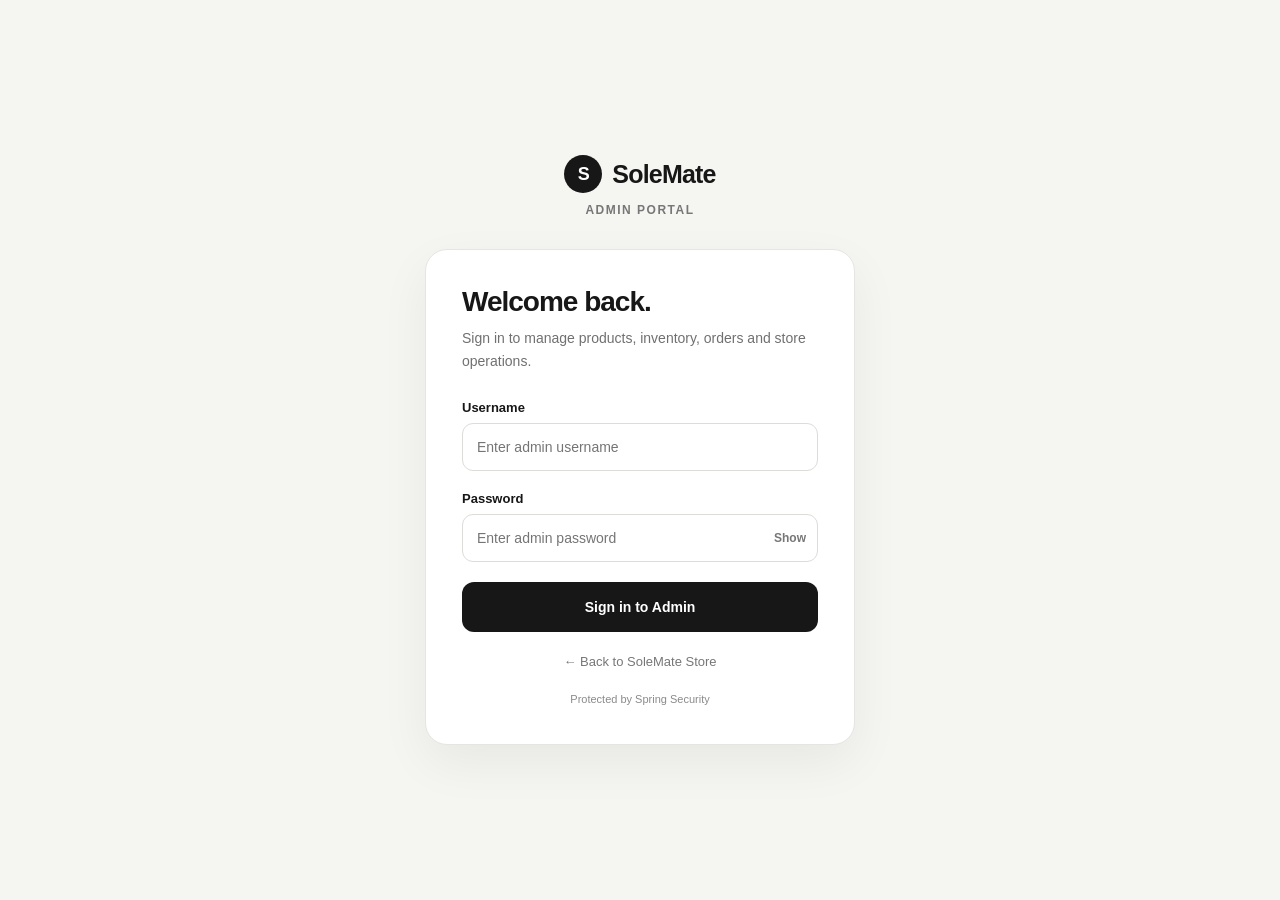
<file: src/main/resources/static/admin-login.html>
<!DOCTYPE html>
<html lang="en">
<head>
    <meta charset="UTF-8">

    <meta
        name="viewport"
        content="width=device-width, initial-scale=1.0"
    >

    <title>Admin Login | SoleMate</title>
    <link rel="icon" type="image/svg+xml" href="/favicon.svg">

    <style>
        * {
            box-sizing: border-box;
            margin: 0;
            padding: 0;
        }

        body {
            min-height: 100vh;
            font-family:
                -apple-system,
                BlinkMacSystemFont,
                "Segoe UI",
                sans-serif;

            background: #f5f5f2;
            color: #171717;

            display: flex;
            align-items: center;
            justify-content: center;

            padding: 24px;
        }

        .login-wrapper {
            width: 100%;
            max-width: 430px;
        }

        .brand {
            text-align: center;
            margin-bottom: 32px;
        }

        .logo {
            display: inline-flex;
            align-items: center;
            gap: 10px;

            text-decoration: none;
            color: #171717;

            font-size: 25px;
            font-weight: 700;
            letter-spacing: -0.8px;
        }

        .logo-mark {
            width: 38px;
            height: 38px;

            display: flex;
            align-items: center;
            justify-content: center;

            border-radius: 50%;

            background: #171717;
            color: #ffffff;

            font-size: 18px;
            font-weight: 700;
        }

        .brand-label {
            margin-top: 10px;

            font-size: 12px;
            font-weight: 600;

            letter-spacing: 1.5px;
            text-transform: uppercase;

            color: #777;
        }

        .login-card {
            background: #ffffff;

            border: 1px solid #e5e5e2;
            border-radius: 22px;

            padding: 36px;

            box-shadow:
                0 18px 50px rgba(0, 0, 0, 0.06);
        }

        .login-card h1 {
            font-size: 28px;
            line-height: 1.15;

            letter-spacing: -1px;

            margin-bottom: 9px;
        }

        .login-card > p {
            color: #707070;
            font-size: 14px;
            line-height: 1.6;

            margin-bottom: 28px;
        }

        .form-group {
            margin-bottom: 20px;
        }

        .form-group label {
            display: block;

            margin-bottom: 8px;

            font-size: 13px;
            font-weight: 600;
        }

        .input-wrapper {
            position: relative;
        }

        .input-wrapper input {
            width: 100%;

            height: 48px;

            padding: 0 48px 0 14px;

            border: 1px solid #dcdcd8;
            border-radius: 11px;

            background: #ffffff;

            font-size: 14px;
            color: #171717;

            outline: none;

            transition:
                border-color 0.2s ease,
                box-shadow 0.2s ease;
        }

        .input-wrapper input:focus {
            border-color: #171717;

            box-shadow:
                0 0 0 3px rgba(23, 23, 23, 0.07);
        }

        .password-toggle {
            position: absolute;

            right: 12px;
            top: 50%;

            transform: translateY(-50%);

            border: none;
            background: transparent;

            color: #777;

            cursor: pointer;

            font-size: 12px;
            font-weight: 600;
        }

        .password-toggle:hover {
            color: #171717;
        }

        .error-message {
            display: none;

            margin-bottom: 18px;
            padding: 12px 14px;

            border-radius: 10px;

            background: #fff1f1;
            border: 1px solid #f0cccc;

            color: #b42318;

            font-size: 13px;
            line-height: 1.4;
        }

        .login-button {
            width: 100%;
            height: 50px;

            border: none;
            border-radius: 12px;

            background: #171717;
            color: #ffffff;

            font-size: 14px;
            font-weight: 600;

            cursor: pointer;

            transition:
                transform 0.2s ease,
                background 0.2s ease;
        }

        .login-button:hover {
            background: #2b2b2b;
            transform: translateY(-1px);
        }

        .login-button:active {
            transform: translateY(0);
        }

        .back-link {
            display: block;

            margin-top: 22px;

            text-align: center;

            color: #777;
            text-decoration: none;

            font-size: 13px;
        }

        .back-link:hover {
            color: #171717;
        }

        .security-note {
            margin-top: 22px;

            text-align: center;

            color: #8a8a8a;

            font-size: 11px;
            line-height: 1.5;
        }

        @media (max-width: 480px) {
            body {
                padding: 16px;
            }

            .login-card {
                padding: 28px 22px;
                border-radius: 18px;
            }

            .login-card h1 {
                font-size: 25px;
            }
        }
    </style>
</head>

<body>

    <main class="login-wrapper">

        <div class="brand">

            <a href="/" class="logo">
                <span class="logo-mark">S</span>
                <span>SoleMate</span>
            </a>

            <div class="brand-label">
                Admin Portal
            </div>

        </div>

        <section class="login-card">

            <h1>Welcome back.</h1>

            <p>
                Sign in to manage products, inventory,
                orders and store operations.
            </p>

            <div
                id="loginError"
                class="error-message"
            >
                Invalid username or password.
                Please try again.
            </div>

            <form action="/login" method="post">

                <div class="form-group">

                    <label for="username">
                        Username
                    </label>

                    <div class="input-wrapper">

                        <input
                            type="text"
                            id="username"
                            name="username"
                            placeholder="Enter admin username"
                            autocomplete="username"
                            required
                        >

                    </div>

                </div>

                <div class="form-group">

                    <label for="password">
                        Password
                    </label>

                    <div class="input-wrapper">

                        <input
                            type="password"
                            id="password"
                            name="password"
                            placeholder="Enter admin password"
                            autocomplete="current-password"
                            required
                        >

                        <button
                            type="button"
                            class="password-toggle"
                            id="passwordToggle"
                        >
                            Show
                        </button>

                    </div>

                </div>

                <button
                    type="submit"
                    class="login-button"
                >
                    Sign in to Admin
                </button>

            </form>

            <a
                href="/"
                class="back-link"
            >
                ← Back to SoleMate Store
            </a>

            <div class="security-note">
                Protected by Spring Security
            </div>

        </section>

    </main>

    <script>
        const passwordInput =
            document.getElementById("password");

        const passwordToggle =
            document.getElementById("passwordToggle");

        passwordToggle.addEventListener(
            "click",
            () => {

                const isPassword =
                    passwordInput.type === "password";

                passwordInput.type =
                    isPassword
                        ? "text"
                        : "password";

                passwordToggle.textContent =
                    isPassword
                        ? "Hide"
                        : "Show";
            }
        );

        const params =
            new URLSearchParams(window.location.search);

        if (params.has("error")) {
            document.getElementById("loginError")
                .style.display = "block";
        }
    </script>

</body>
</html>
</file>
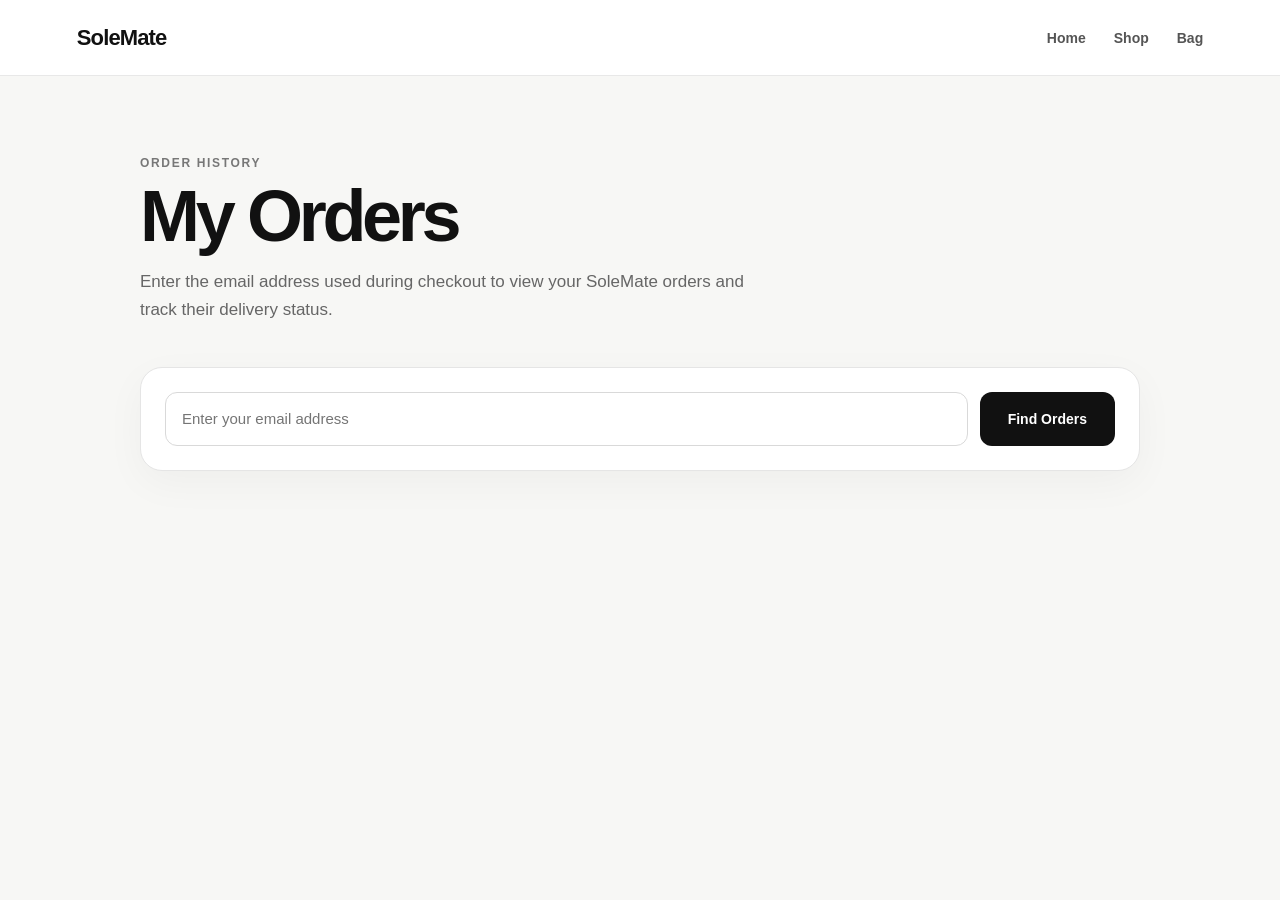
<file: src/main/resources/static/my-orders.html>
<!DOCTYPE html>
<html lang="en">

<head>

    <meta charset="UTF-8">

    <meta
        name="viewport"
        content="width=device-width, initial-scale=1.0"
    >

    <title>My Orders — SoleMate</title>
    <link rel="icon" type="image/svg+xml" href="/favicon.svg">

    <style>

        * {
            box-sizing: border-box;
            margin: 0;
            padding: 0;
        }


        body {
            font-family:
                Arial,
                Helvetica,
                sans-serif;

            background: #f7f7f5;

            color: #111;

            min-height: 100vh;
        }


        /* =================================================
           NAVBAR
           ================================================= */

        .navbar {
            height: 76px;

            display: flex;

            align-items: center;

            justify-content: space-between;

            padding: 0 6%;

            background: rgba(255, 255, 255, 0.92);

            border-bottom:
                1px solid #e8e8e8;

            position: sticky;

            top: 0;

            z-index: 20;

            backdrop-filter: blur(12px);
        }


        .brand {
            font-size: 22px;

            font-weight: 800;

            letter-spacing: -0.04em;

            text-decoration: none;

            color: #111;
        }


        .nav-links {
            display: flex;

            align-items: center;

            gap: 28px;
        }


        .nav-links a {
            text-decoration: none;

            color: #555;

            font-size: 14px;

            font-weight: 600;
        }


        .nav-links a:hover {
            color: #111;
        }


        /* =================================================
           PAGE
           ================================================= */

        .orders-page {
            width: min(1000px, 90%);

            margin: 80px auto;
        }


        .eyebrow {
            display: block;

            font-size: 12px;

            font-weight: 700;

            letter-spacing: 0.14em;

            color: #777;

            margin-bottom: 12px;
        }


        .page-title {
            font-size: clamp(42px, 7vw, 72px);

            line-height: 0.95;

            letter-spacing: -0.06em;

            margin-bottom: 18px;
        }


        .page-subtitle {
            color: #666;

            font-size: 17px;

            line-height: 1.6;

            max-width: 620px;

            margin-bottom: 44px;
        }


        /* =================================================
           SEARCH
           ================================================= */

        .search-card {
            background: #fff;

            border:
                1px solid #e5e5e5;

            border-radius: 22px;

            padding: 24px;

            margin-bottom: 34px;

            box-shadow:
                0 12px 40px rgba(0, 0, 0, 0.04);
        }


        .search-row {
            display: flex;

            gap: 12px;
        }


        .email-input {
            flex: 1;

            height: 54px;

            border:
                1px solid #d9d9d9;

            border-radius: 12px;

            padding: 0 16px;

            font-size: 15px;

            outline: none;
        }


        .email-input:focus {
            border-color: #111;

            box-shadow:
                0 0 0 3px
                rgba(0, 0, 0, 0.06);
        }


        .find-button {
            height: 54px;

            padding: 0 28px;

            border: none;

            border-radius: 12px;

            background: #111;

            color: #fff;

            font-size: 14px;

            font-weight: 700;

            cursor: pointer;
        }


        .find-button:hover {
            background: #2a2a2a;
        }


        /* =================================================
           STATUS MESSAGE
           ================================================= */

        .message {
            display: none;

            padding: 18px;

            border-radius: 14px;

            background: #fff;

            border:
                1px solid #e5e5e5;

            color: #666;

            margin-bottom: 24px;
        }


        .message.visible {
            display: block;
        }


        /* =================================================
           ORDER CARD
           ================================================= */

        .orders-list {
            display: flex;

            flex-direction: column;

            gap: 18px;
        }


        .order-card {
            background: #fff;

            border:
                1px solid #e5e5e5;

            border-radius: 22px;

            padding: 26px;

            transition:
                transform 0.2s ease,
                box-shadow 0.2s ease;
        }


        .order-card:hover {
            transform: translateY(-2px);

            box-shadow:
                0 16px 40px
                rgba(0, 0, 0, 0.06);
        }


        .order-card-top {
            display: flex;

            align-items: flex-start;

            justify-content: space-between;

            gap: 20px;

            padding-bottom: 22px;

            border-bottom:
                1px solid #eeeeee;
        }


        .order-number {
            font-size: 18px;

            font-weight: 800;

            margin-bottom: 7px;
        }


        .order-date {
            color: #777;

            font-size: 13px;
        }


        .status-badge {
            display: inline-flex;

            align-items: center;

            padding: 7px 12px;

            border-radius: 999px;

            background: #f1f1f1;

            font-size: 12px;

            font-weight: 700;
        }


        .order-card-middle {
            display: flex;

            align-items: center;

            justify-content: space-between;

            gap: 20px;

            padding: 22px 0;
        }


        .items-preview {
            color: #555;

            font-size: 14px;

            line-height: 1.6;
        }


        .order-total {
            font-size: 22px;

            font-weight: 800;

            white-space: nowrap;
        }


        .order-card-bottom {
            display: flex;

            justify-content: flex-end;

            padding-top: 18px;

            border-top:
                1px solid #eeeeee;
        }


        .track-button {
            display: inline-flex;

            align-items: center;

            justify-content: center;

            padding: 11px 18px;

            border-radius: 10px;

            background: #111;

            color: #fff;

            text-decoration: none;

            font-size: 13px;

            font-weight: 700;
        }


        .track-button:hover {
            background: #292929;
        }


        /* =================================================
           EMPTY STATE
           ================================================= */

        .empty-state {
            background: #fff;

            border:
                1px solid #e5e5e5;

            border-radius: 22px;

            padding: 60px 30px;

            text-align: center;
        }


        .empty-state h2 {
            font-size: 28px;

            margin-bottom: 10px;
        }


        .empty-state p {
            color: #777;

            margin-bottom: 24px;
        }


        .shop-button {
            display: inline-block;

            padding: 12px 20px;

            border-radius: 10px;

            background: #111;

            color: #fff;

            text-decoration: none;

            font-size: 13px;

            font-weight: 700;
        }


        /* =================================================
           RESPONSIVE
           ================================================= */

        @media (max-width: 650px) {

            .navbar {
                padding: 0 5%;
            }


            .nav-links {
                gap: 14px;
            }


            .orders-page {
                margin: 50px auto;
            }


            .search-row {
                flex-direction: column;
            }


            .find-button {
                width: 100%;
            }


            .order-card-middle {
                flex-direction: column;

                align-items: flex-start;
            }


            .order-card-bottom {
                justify-content: stretch;
            }


            .track-button {
                width: 100%;
            }

        }

    </style>

</head>


<body>


    <!-- =================================================
         NAVIGATION
         ================================================= -->

    <nav class="navbar">

        <a
            href="/"
            class="brand"
        >
            SoleMate
        </a>


        <div class="nav-links">

            <a href="/">
                Home
            </a>

            <a href="/shop.html">
                Shop
            </a>

            <a href="/cart.html">
                Bag
            </a>

        </div>

    </nav>



    <!-- =================================================
         MAIN CONTENT
         ================================================= -->

    <main class="orders-page">

        <span class="eyebrow">
            ORDER HISTORY
        </span>


        <h1 class="page-title">
            My Orders
        </h1>


        <p class="page-subtitle">
            Enter the email address used during checkout
            to view your SoleMate orders and track their
            delivery status.
        </p>



        <!-- =================================================
             SEARCH CARD
             ================================================= -->

        <section class="search-card">

            <div class="search-row">

                <input
                    type="email"
                    id="emailInput"
                    class="email-input"
                    placeholder="Enter your email address"
                    autocomplete="email"
                >


                <button
                    class="find-button"
                    id="findOrdersButton"
                >
                    Find Orders
                </button>

            </div>

        </section>



        <!-- =================================================
             MESSAGE
             ================================================= -->

        <div
            class="message"
            id="message"
        ></div>



        <!-- =================================================
             ORDERS
             ================================================= -->

        <section
            class="orders-list"
            id="ordersList"
        >

        </section>

    </main>



    <script>

        /* =================================================
           ELEMENTS
           ================================================= */

        const emailInput =
            document.getElementById(
                "emailInput"
            );


        const findOrdersButton =
            document.getElementById(
                "findOrdersButton"
            );


        const ordersList =
            document.getElementById(
                "ordersList"
            );


        const message =
            document.getElementById(
                "message"
            );



        /* =================================================
           FORMAT MONEY
           ================================================= */

        function formatAmount(amount) {

            return Number(amount || 0)
                .toLocaleString(
                    "en-IN",
                    {
                        minimumFractionDigits: 2,
                        maximumFractionDigits: 2
                    }
                );

        }



        /* =================================================
           FORMAT STATUS
           ================================================= */

        function formatStatus(status) {

            if (!status) {
                return "Unknown";
            }


            return status
                .toLowerCase()
                .split("_")
                .map(word =>
                    word.charAt(0).toUpperCase()
                    + word.slice(1)
                )
                .join(" ");

        }



        /* =================================================
           FORMAT DATE
           ================================================= */

        function formatDate(dateString) {

            if (!dateString) {
                return "Date unavailable";
            }


            const date =
                new Date(dateString);


            return date.toLocaleDateString(
                "en-IN",
                {
                    day: "numeric",
                    month: "short",
                    year: "numeric"
                }
            );

        }



        /* =================================================
           SHOW MESSAGE
           ================================================= */

        function showMessage(text) {

            message.textContent = text;

            message.classList.add(
                "visible"
            );

        }


        function hideMessage() {

            message.textContent = "";

            message.classList.remove(
                "visible"
            );

        }



        /* =================================================
           LOAD ORDERS
           ================================================= */

        async function loadOrders() {

            const email =
                emailInput.value.trim();


            if (!email) {

                showMessage(
                    "Please enter your email address."
                );

                return;
            }


            hideMessage();


            ordersList.innerHTML = "";


            findOrdersButton.disabled = true;

            findOrdersButton.textContent =
                "Finding...";


            try {

                const response =
                    await fetch(
                        `/api/orders/customer?email=${encodeURIComponent(email)}`
                    );


                if (!response.ok) {

                    throw new Error(
                        "Unable to load orders"
                    );

                }


                const orders =
                    await response.json();


                if (
                    !orders ||
                    orders.length === 0
                ) {

                    ordersList.innerHTML = `

                        <div class="empty-state">

                            <h2>
                                No orders found
                            </h2>

                            <p>
                                We couldn't find any
                                orders for this email
                                address.
                            </p>

                            <a
                                href="/shop.html"
                                class="shop-button"
                            >
                                Continue Shopping
                            </a>

                        </div>

                    `;

                    return;
                }


                renderOrders(orders);


            } catch (error) {

                console.error(
                    "Error loading orders:",
                    error
                );


                showMessage(
                    "Something went wrong while loading your orders."
                );


            } finally {

                findOrdersButton.disabled = false;

                findOrdersButton.textContent =
                    "Find Orders";

            }

        }



        /* =================================================
           RENDER ORDERS
           ================================================= */

        function renderOrders(orders) {

            ordersList.innerHTML =
                orders
                    .map(order => {

                        const items =
                            order.items || [];


                        let itemsText =
                            "No items listed";


                        if (items.length > 0) {

                            const names =
                                items.map(item =>
                                    item.product?.name ||
                                    "Product"
                                );


                            itemsText =
                                names.join(" · ");

                        }


                        if (items.length > 1) {

                            itemsText +=
                                ` · ${items.length} items`;

                        }


                        return `

                            <article
                                class="order-card"
                            >

                                <div
                                    class="order-card-top"
                                >

                                    <div>

                                        <div
                                            class="order-number"
                                        >
                                            Order #${order.id}
                                        </div>


                                        <div
                                            class="order-date"
                                        >
                                            ${formatDate(order.createdAt)}
                                        </div>

                                    </div>


                                    <span
                                        class="status-badge"
                                    >
                                        ${formatStatus(order.status)}
                                    </span>

                                </div>


                                <div
                                    class="order-card-middle"
                                >

                                    <div
                                        class="items-preview"
                                    >
                                        ${itemsText}
                                    </div>


                                    <div
                                        class="order-total"
                                    >
                                        ₹${formatAmount(order.totalAmount)}
                                    </div>

                                </div>


                                <div
                                    class="order-card-bottom"
                                >

                                    <a
                                        href="/track-order.html?orderId=${order.id}"
                                        class="track-button"
                                    >
                                        Track Order
                                    </a>

                                </div>

                            </article>

                        `;

                    })
                    .join("");

        }



        /* =================================================
           EVENTS
           ================================================= */

        findOrdersButton.addEventListener(
            "click",
            loadOrders
        );


        emailInput.addEventListener(
            "keydown",
            event => {

                if (event.key === "Enter") {

                    loadOrders();

                }

            }
        );

    </script>

</body>

</html>
</file>
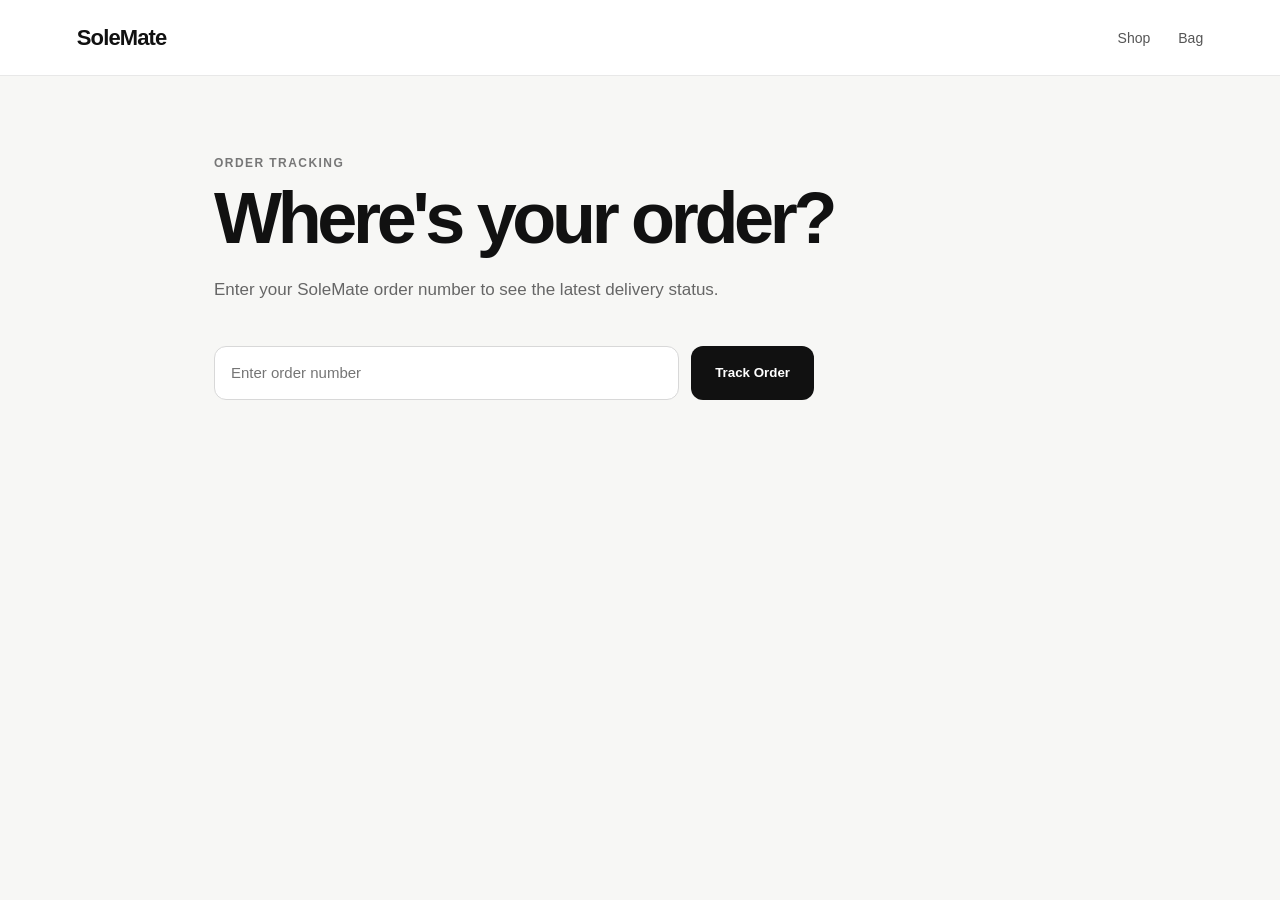
<file: src/main/resources/static/track-order.html>
<!DOCTYPE html>
<html lang="en">

<head>

    <meta charset="UTF-8">

    <meta
        name="viewport"
        content="width=device-width, initial-scale=1.0"
    >

    <title>Track Order — SoleMate</title>
    <link rel="icon" type="image/svg+xml" href="/favicon.svg">


    <style>

        * {
            box-sizing: border-box;
            margin: 0;
            padding: 0;
        }


        body {
            font-family:
                -apple-system,
                BlinkMacSystemFont,
                "Segoe UI",
                sans-serif;

            background: #f7f7f5;
            color: #111111;
        }


        /* =================================================
           NAVIGATION
           ================================================= */

        .navbar {

            height: 76px;

            display: flex;
            align-items: center;
            justify-content: space-between;

            padding: 0 6%;

            background: #ffffff;

            border-bottom:
                1px solid #e8e8e8;
        }


        .logo {

            font-size: 22px;
            font-weight: 800;

            letter-spacing: -0.04em;

            text-decoration: none;

            color: #111111;
        }


        .nav-links {

            display: flex;
            gap: 28px;
        }


        .nav-links a {

            text-decoration: none;

            color: #555555;

            font-size: 14px;
        }


        .nav-links a:hover {

            color: #111111;
        }


        /* =================================================
           MAIN
           ================================================= */

        .tracking-page {

            max-width: 900px;

            margin: 0 auto;

            padding: 80px 24px;
        }


        .eyebrow {

            font-size: 12px;

            font-weight: 700;

            letter-spacing: 0.12em;

            color: #777777;

            margin-bottom: 14px;
        }


        h1 {

            font-size: clamp(
                42px,
                7vw,
                72px
            );

            line-height: 0.95;

            letter-spacing: -0.06em;

            margin-bottom: 24px;
        }


        .intro {

            color: #666666;

            font-size: 17px;

            max-width: 560px;

            line-height: 1.6;

            margin-bottom: 42px;
        }


        /* =================================================
           SEARCH
           ================================================= */

        .tracking-search {

            display: flex;

            gap: 12px;

            max-width: 600px;
        }


        .tracking-search input {

            flex: 1;

            height: 54px;

            border:
                1px solid #d8d8d8;

            border-radius: 12px;

            padding: 0 16px;

            font-size: 15px;

            background: #ffffff;
        }


        .tracking-search input:focus {

            outline: none;

            border-color: #111111;
        }


        .track-button {

            height: 54px;

            padding: 0 24px;

            border: none;

            border-radius: 12px;

            background: #111111;

            color: #ffffff;

            font-weight: 700;

            cursor: pointer;
        }


        .track-button:hover {

            opacity: 0.88;
        }


        /* =================================================
           ERROR
           ================================================= */

        .error-message {

            margin-top: 18px;

            color: #b42318;

            font-size: 14px;

            display: none;
        }


        /* =================================================
           ORDER CARD
           ================================================= */

        .order-card {

            margin-top: 56px;

            background: #ffffff;

            border:
                1px solid #e7e7e7;

            border-radius: 24px;

            padding: 36px;

            display: none;
        }


        .order-header {

            display: flex;

            justify-content: space-between;

            align-items: flex-start;

            gap: 20px;

            padding-bottom: 28px;

            border-bottom:
                1px solid #eeeeee;
        }


        .order-number {

            font-size: 14px;

            color: #777777;

            margin-bottom: 8px;
        }


        .order-total {

            font-size: 28px;

            font-weight: 800;

            letter-spacing: -0.04em;
        }


        .order-status {

            padding: 8px 12px;

            border-radius: 999px;

            background: #f1f1f1;

            font-size: 12px;

            font-weight: 700;
        }


        /* =================================================
           TIMELINE
           ================================================= */

        .timeline {

            margin-top: 40px;
        }


        .timeline-step {

            display: flex;

            gap: 18px;

            position: relative;

            min-height: 72px;
        }


        .timeline-indicator {

            width: 30px;

            height: 30px;

            border-radius: 50%;

            border:
                2px solid #d8d8d8;

            background: #ffffff;

            flex-shrink: 0;

            display: flex;

            align-items: center;

            justify-content: center;

            font-size: 13px;

            font-weight: 700;
        }


        .timeline-step.completed
        .timeline-indicator {

            background: #111111;

            border-color: #111111;

            color: #ffffff;
        }


        .timeline-line {

            position: absolute;

            left: 14px;

            top: 30px;

            width: 2px;

            height: 42px;

            background: #dedede;
        }


        .timeline-step.completed
        .timeline-line {

            background: #111111;
        }


        .timeline-content {

            padding-top: 3px;
        }


        .timeline-title {

            font-size: 15px;

            font-weight: 700;

            margin-bottom: 5px;
        }


        .timeline-description {

            font-size: 13px;

            color: #777777;
        }


        /* =================================================
           RESPONSIVE
           ================================================= */

        @media (max-width: 600px) {

            .navbar {

                padding: 0 20px;
            }


            .nav-links {

                gap: 14px;
            }


            .tracking-page {

                padding:
                    55px 18px;
            }


            .tracking-search {

                flex-direction: column;
            }


            .track-button {

                width: 100%;
            }


            .order-card {

                padding: 24px;
            }


            .order-header {

                flex-direction: column;
            }

        }

    </style>

</head>


<body>


    <!-- =================================================
         NAVIGATION
         ================================================= -->

    <nav class="navbar">

        <a
            href="/"
            class="logo"
        >
            SoleMate
        </a>


        <div class="nav-links">

            <a href="/shop.html">
                Shop
            </a>

            <a href="/cart.html">
                Bag
            </a>

        </div>

    </nav>


    <!-- =================================================
         MAIN TRACKING PAGE
         ================================================= -->

    <main class="tracking-page">

        <div class="eyebrow">
            ORDER TRACKING
        </div>


        <h1>
            Where's your order?
        </h1>


        <p class="intro">
            Enter your SoleMate order number to see
            the latest delivery status.
        </p>


        <!-- SEARCH -->

        <div class="tracking-search">

            <input
                type="number"
                id="orderIdInput"
                placeholder="Enter order number"
                min="1"
            >


            <button
                class="track-button"
                onclick="trackOrder()"
            >
                Track Order
            </button>

        </div>


        <div
            class="error-message"
            id="errorMessage"
        >
            We couldn't find that order.
        </div>


        <!-- =================================================
             ORDER RESULT
             ================================================= -->

        <section
            class="order-card"
            id="orderCard"
        >

            <div class="order-header">

                <div>

                    <div
                        class="order-number"
                        id="orderNumber"
                    >
                    </div>

                    <div
                        class="order-total"
                        id="orderTotal"
                    >
                    </div>

                </div>


                <div
                    class="order-status"
                    id="orderStatus"
                >
                </div>

            </div>


            <!-- TIMELINE -->

            <div
                class="timeline"
                id="timeline"
            >
            </div>

        </section>

    </main>


    <script>

        /* =================================================
           ORDER STATUS FLOW
           ================================================= */

        const statuses = [

            {
                key: "PLACED",
                title: "Order Placed",
                description:
                    "Your order has been received."
            },

            {
                key: "CONFIRMED",
                title: "Order Confirmed",
                description:
                    "Your order has been confirmed."
            },

            {
                key: "PACKED",
                title: "Packed",
                description:
                    "Your shoes have been packed."
            },

            {
                key: "OUT_FOR_DELIVERY",
                title: "Out for Delivery",
                description:
                    "Your order is on its way."
            },

            {
                key: "DELIVERED",
                title: "Delivered",
                description:
                    "Your order has been delivered."
            }

        ];


        /* =================================================
           TRACK ORDER
           ================================================= */

        async function trackOrder() {

            const input =
                document.getElementById(
                    "orderIdInput"
                );

            const orderCard =
                document.getElementById(
                    "orderCard"
                );

            const errorMessage =
                document.getElementById(
                    "errorMessage"
                );


            const orderId =
                input.value.trim();


            if (!orderId) {

                errorMessage.textContent =
                    "Please enter an order number.";

                errorMessage.style.display =
                    "block";

                orderCard.style.display =
                    "none";

                return;
            }


            try {

                errorMessage.style.display =
                    "none";


                const response =
                    await fetch(
                        `/api/orders/${orderId}`
                    );


                if (!response.ok) {

                    throw new Error(
                        "Order not found"
                    );
                }


                const order =
                    await response.json();


                displayOrder(order);


            } catch (error) {

                console.error(
                    "Tracking error:",
                    error
                );


                errorMessage.textContent =
                    "We couldn't find that order.";

                errorMessage.style.display =
                    "block";

                orderCard.style.display =
                    "none";
            }

        }


        /* =================================================
           DISPLAY ORDER
           ================================================= */

        function displayOrder(order) {

            const orderCard =
                document.getElementById(
                    "orderCard"
                );


            document.getElementById(
                "orderNumber"
            ).textContent =
                `Order #${order.id}`;


            document.getElementById(
                "orderTotal"
            ).textContent =
                `₹${formatAmount(order.totalAmount)}`;


            document.getElementById(
                "orderStatus"
            ).textContent =
                formatStatus(order.status);


            renderTimeline(
                order.status
            );


            orderCard.style.display =
                "block";
        }


        /* =================================================
           TIMELINE
           ================================================= */

        function renderTimeline(currentStatus) {

            const timeline =
                document.getElementById(
                    "timeline"
                );


            const currentIndex =
                statuses.findIndex(
                    status =>
                        status.key === currentStatus
                );


            timeline.innerHTML =
                statuses.map(
                    (status, index) => {

                        const completed =
                            index <= currentIndex;


                        return `
                            <div
                                class="timeline-step ${
                                    completed
                                        ? "completed"
                                        : ""
                                }"
                            >

                                <div
                                    class="timeline-indicator"
                                >
                                    ${
                                        completed
                                            ? "✓"
                                            : ""
                                    }
                                </div>


                                ${
                                    index <
                                    statuses.length - 1
                                        ? `
                                            <div
                                                class="timeline-line"
                                            ></div>
                                        `
                                        : ""
                                }


                                <div
                                    class="timeline-content"
                                >

                                    <div
                                        class="timeline-title"
                                    >
                                        ${status.title}
                                    </div>

                                    <div
                                        class="timeline-description"
                                    >
                                        ${status.description}
                                    </div>

                                </div>

                            </div>
                        `;

                    }
                ).join("");
        }


        /* =================================================
           FORMAT STATUS
           ================================================= */

        function formatStatus(status) {

            if (!status) {
                return "Unknown";
            }


            return status
                .replaceAll("_", " ")
                .toLowerCase()
                .replace(
                    /\b\w/g,
                    letter =>
                        letter.toUpperCase()
                );
        }


        /* =================================================
           FORMAT AMOUNT
           ================================================= */

        function formatAmount(amount) {

            return Number(
                amount || 0
            ).toLocaleString(
                "en-IN",
                {
                    minimumFractionDigits: 2,
                    maximumFractionDigits: 2
                }
            );
        }


        /* =================================================
           ENTER KEY SUPPORT
           ================================================= */

        document
            .getElementById("orderIdInput")
            .addEventListener(
                "keydown",
                event => {

                    if (
                        event.key === "Enter"
                    ) {
                        trackOrder();
                    }

                }
            );
            /* =================================================
   LOAD ORDER FROM URL
   ================================================= */

const urlParams = new URLSearchParams(
    window.location.search
);

const orderIdFromUrl =
    urlParams.get("orderId");

if (orderIdFromUrl) {

    document.getElementById(
        "orderIdInput"
    ).value = orderIdFromUrl;

    trackOrder();
}

    </script>

</body>

</html>
</file>
